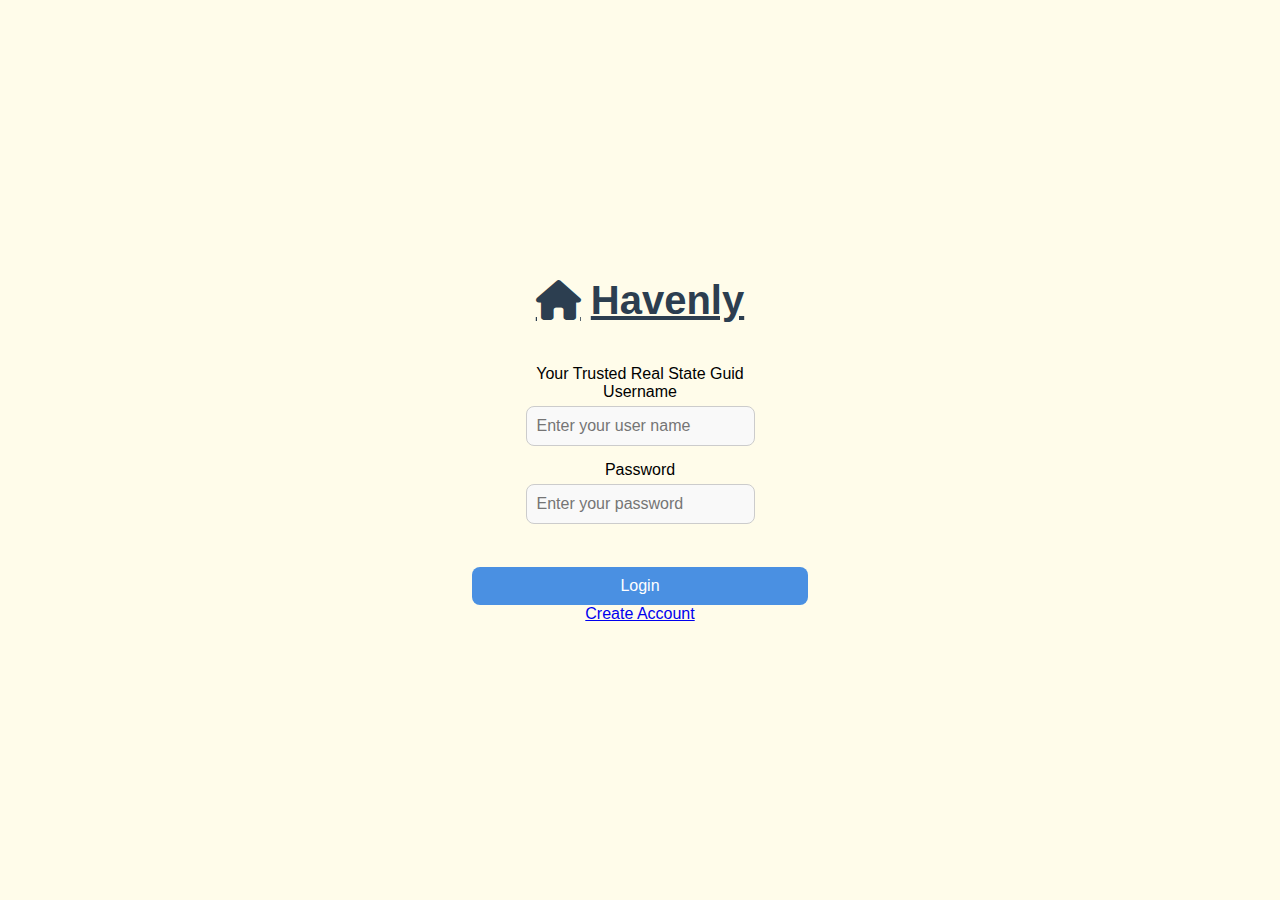
<file: index.html>
<!DOCTYPE html>
<html lang="en">
<head>
  <meta charset="UTF-8" />
  <meta name="viewport" content="width=device-width, initial-scale=1" />
  <title>Renties Login</title>
  
  <!-- Link to your CSS -->
  <link rel="stylesheet" href="style.css" />
  
  <!-- Font Awesome CDN for icons -->
  <link
    rel="stylesheet"
    href="https://cdnjs.cloudflare.com/ajax/libs/font-awesome/6.5.0/css/all.min.css"
  />
</head>

<body>
  <div class="bigBox">
    <p id="heading1">
      <i class="fas fa-home"></i> Havenly
    </p><br>
     <p id="heading">Your Trusted Real State Guid</p>
    

    <p id="heading">Username</p>
    <form class="username">
      <!-- Added id="username" -->
      <input type="text" id="username" placeholder="Enter your user name" />
    </form>

    <p id="heading">Password</p>
    <form class="pass">
      <!-- Added id="password" -->
      <input type="password" id="password" placeholder="Enter your password" />
    </form>

    <br />
    <!-- Added id="loginBtn" to button, removed <a> inside button -->
    <button class="login" id="loginBtn">Login </button>
    <a href="createAccount.html" class="nav-button">Create Account</a>
  </div>

  <script src="login.js"></script>
</body>
</html>
</file>
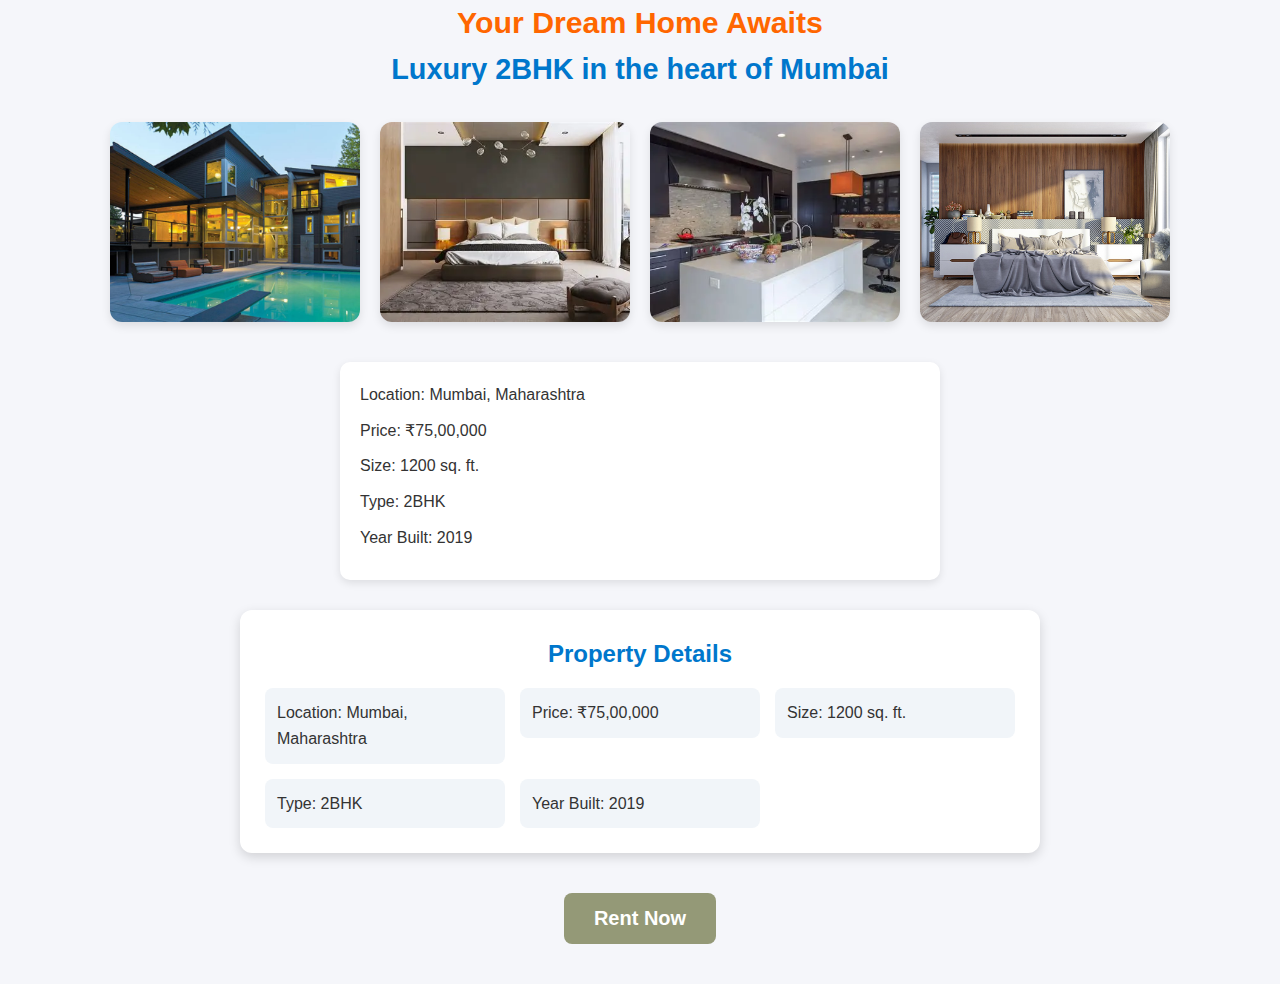
<file: buyPage.html>
<!DOCTYPE html>
<html lang="en">
<head>
    <meta charset="UTF-8">
    <meta name="viewport" content="width=device-width, initial-scale=1.0">
    <title>Document</title>
    <link rel="stylesheet" href="buyPage.css" />
</head>
<body>
    <div class="conatiner">
        <div class="firstbox">
            <p id="heading">Your Dream Home Awaits</p>
            <p id="heading">Luxury 2BHK in the heart of Mumbai</p>

        </div>
        <div class="seconbox">
            <div class="seconboxA"></div>
            <div class="secondboxB"></div>
            <div class="secondboxC"></div>
            <div class="secondboxD"></div>
        </div>
        <div class="thirdbox">
            <div><p>Location: Mumbai, Maharashtra</p></div>
            <div><p>Price: ₹75,00,000</p></div>
            <div><p>Size: 1200 sq. ft.</p></div>
            <div><p>Type: 2BHK</p></div>
            <div><p>Year Built: 2019</p></div>

        </div>
        <div class="forthbox">
  <h2>Property Details</h2>
  <div class="detail-grid">
    <div><p>Location: Mumbai, Maharashtra</p></div>
    <div><p>Price: ₹75,00,000</p></div>
    <div><p>Size: 1200 sq. ft.</p></div>
    <div><p>Type: 2BHK</p></div>
    <div><p>Year Built: 2019</p></div>
  </div>
</div>
<div class="rent-section">
  <button class="rent-btn">Rent Now</button>
</div>




    </div>
     <script src="buyPage.js"></script>
</body>
</html>
</file>
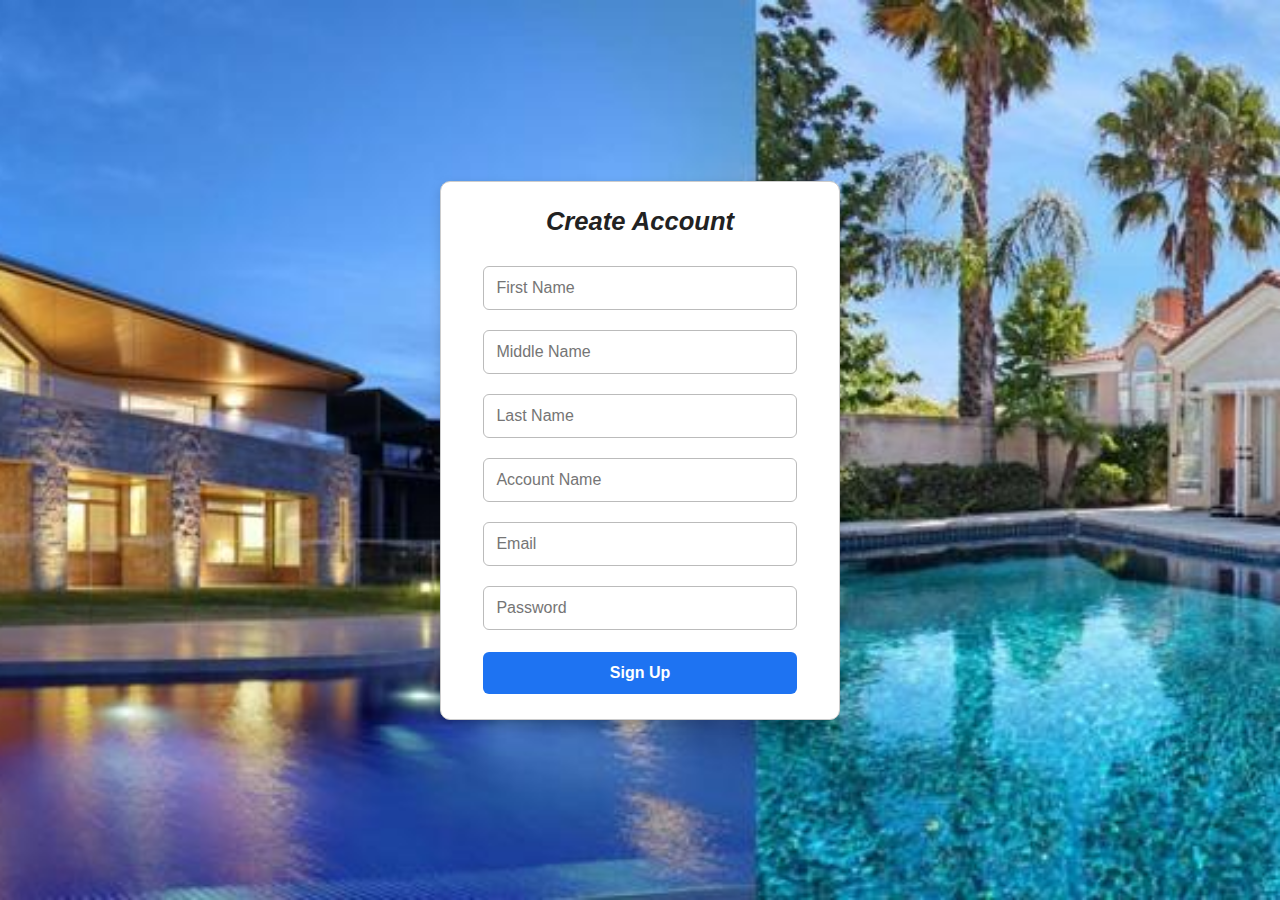
<file: createAccount.html>
<!DOCTYPE html>
<html lang="en">
<head>
  <meta charset="UTF-8">
  <meta name="viewport" content="width=device-width, initial-scale=1.0">
  <title>Create Account</title>
  <link rel="stylesheet" href="createAccount.css">
</head>
<body>
  <div class="container">
    <h1 id="createAccount">Create Account</h1>
    <form>
      <input type="text" placeholder="First Name" required>
      <input type="text" placeholder="Middle Name">
      <input type="text" placeholder="Last Name" required>
      <input type="text" placeholder="Account Name" required>
      <input type="email" placeholder="Email" required>
      <input type="password" placeholder="Password" required>
      <button id="createAccountBtn" type="submit">Sign Up</button>
    </form>
  </div>
  <script src="createAccount.js"></script>
</body>
</html>
</file>
<file: style.css>
* {
    padding: 0;
    margin: 0;
    box-sizing: border-box;
}

body {
  background-color: #FFFCEA;
  width: 100vw;
  height: 100vh;
  display: flex;
  justify-content: center;
  align-items: center;
  font-family: 'Segoe UI', Tahoma, Geneva, Verdana, sans-serif;
}


.bigBox {
    width: 400px;
    height: auto;
    padding: 2rem;
    display: flex;
    flex-direction: column;
    justify-content: center;
    align-items: center;
     width: 400px;
  height: 600px; /* set a fixed height */
  background-image: url('https://png.pngtree.com/background/20210710/original/pngtree-house-rental-rental-poster-picture-image_998642.jpg');
  background-size: cover;
  background-position: center;
  background-repeat: no-repeat;
}

    background-color: #ffffff; /* clean white box */
    border-radius: 2rem;
    border: 1px solid #e0e0e0;
    box-shadow: 0 8px 20px rgba(0, 0, 0, 0.1);
}

/* Heading style */
#heading {
    font-size: 18px;
    font-weight: bold;
    color: #2c3e50;
    margin: 10px 0;
}

/* Input fields */
input[type="text"],
input[type="password"] {
    width: 100%;
    padding: 10px;
    margin: 5px 0 15px;
    border-radius: 8px;
    border: 1px solid #ccc;
    font-size: 16px;
    background-color: #f9f9f9;
}

/* Buttons */
.login {
    width: 100%;
    padding: 10px;
    margin-top: 10px;
    background-color: #4a90e2; /* modern blue */
    border: none;
    color: white;
    font-size: 16px;
    border-radius: 8px;
    cursor: pointer;
    transition: background-color 0.3s ease;
}

.login:hover {
    background-color: #357ab7; /* darker on hover */
}
#heading1 {
  font-size: 40px;
  text-decoration: underline;
 
  font-weight: bold;
  color: #2c3e50;
  margin-bottom: 1.5rem;
  display: flex;
  align-items: center;
  gap: 10px; /* space between icon and text */
}
</file>
<file: buyPage.css>
/* General Reset */
* {
  margin: 0;
  padding: 0;
  box-sizing: border-box;
}

body {
  font-family: Arial, sans-serif;
  background: #f5f6fa;
  background-size: cover;
  background-position: center;
  background-attachment: fixed; /* keeps bg fixed while scrolling */
  color: #333;
  line-height: 1.6;
  position: relative;
}

/* Container */
.container {
  width: 90%;
  margin: auto;
  padding: 20px;
}

/* First Box (Heading) */
.firstbox {
  text-align: center;
  margin-bottom: 30px;
}

#heading {
  font-size: 1.8rem;
  font-weight: bold;
  color: #0077cc;
  transition: color 0.3s ease, transform 0.3s ease;
  cursor: pointer;
}

#heading:hover {
  color: #ff6600;        /* orange highlight */
  transform: scale(1.05);
}

/* Second Box (Image Boxes Row) */
.seconbox {
  display: flex;
  gap: 20px;
  justify-content: center;
  flex-wrap: wrap; /* so it adjusts on small screens */
  margin-bottom: 40px;
}

.seconboxA,
.secondboxB,
.secondboxC,
.secondboxD {
  width: 250px;
  height: 200px;
  border-radius: 12px;
  overflow: hidden;
  box-shadow: 0px 4px 10px rgba(0,0,0,0.1);
  transition: transform 0.3s, box-shadow 0.3s;
  cursor: pointer;
  background-size: cover;
  background-position: center;
}

/* Hover Effect */
.seconboxA:hover,
.secondboxB:hover,
.secondboxC:hover,
.secondboxD:hover {
  transform: scale(1.05);
  box-shadow: 0px 6px 16px rgba(0,0,0,0.2);
}

/* Images inside each box */
.seconboxA {
  background-image: url('1.jpg');
}
.secondboxB {
  background-image: url('bedroom.webp');
}
.secondboxC {
  background-image: url('apppage2.webp');
}
.secondboxD {
  background-image: url('R.jpeg');
}

/* Third Box (Basic Info) */
.thirdbox {
  max-width: 600px;
  margin: 20px auto;
  background: white;
  padding: 20px;
  border-radius: 10px;
  box-shadow: 0px 3px 8px rgba(0,0,0,0.1);
}

.thirdbox div {
  margin-bottom: 10px;
}

/* Fourth Box (Details Grid) */
.forthbox {
  max-width: 800px;
  margin: 30px auto;
  background: white;
  padding: 25px;
  border-radius: 12px;
  box-shadow: 0px 4px 12px rgba(0,0,0,0.15);
}

.forthbox h2 {
  margin-bottom: 15px;
  color: #0077cc;
  text-align: center;
  transition: color 0.3s ease, transform 0.3s ease;
  cursor: pointer;
}

.forthbox h2:hover {
  color: #ff6600;
  transform: scale(1.05);
}

.detail-grid {
  display: grid;
  grid-template-columns: repeat(auto-fit, minmax(180px, 1fr));
  gap: 15px;
}

.detail-grid div p {
  background: #f1f5f9;
  padding: 12px;
  border-radius: 8px;
  transition: color 0.3s ease, transform 0.3s ease;
  cursor: pointer;
}

.detail-grid div p:hover {
  color: #ff6600;
  transform: scale(1.05);
}

/* Rent Button Section */
.rent-section {
  text-align: center;
  margin: 40px 0;
}

.rent-btn {
  background: rgb(148, 153, 119); /* FIXED: you missed a semicolon before */
  color: white;
  font-size: 20px;
  font-weight: bold;
  padding: 14px 30px;
  border: none;
  border-radius: 8px;
  cursor: pointer;
  transition: 0.3s ease;
}

.rent-btn:hover {
  background: lightskyblue;
  transform: scale(1.05);
}

/* ----------- RESPONSIVE ADJUSTMENTS ----------- */
@media (max-width: 992px) {
  #heading {
    font-size: 1.5rem;
  }
  .seconboxA,
  .secondboxB,
  .secondboxC,
  .secondboxD {
    width: 45%;
    height: 180px;
  }
}

@media (max-width: 600px) {
  #heading {
    font-size: 1.2rem;
  }
  .seconboxA,
  .secondboxB,
  .secondboxC,
  .secondboxD {
    width: 100%;
    height: 160px;
  }
  .rent-btn {
    width: 100%;
    font-size: 18px;
  }
}
</file>
<file: createAccount.css>
/* Reset */
* {
  margin: 0;
  padding: 0;
  box-sizing: border-box;
}

body {
  font-family: Arial, sans-serif;
  display: flex;
  justify-content: center;
  align-items: center;
  min-height: 100vh;
  width: 100%;
  background: url('collage.jpg') no-repeat center center/cover;
}

/* Container */
.container {
  width: 100%;
  max-width: 400px;
  padding: 25px;
  background: #fff;
  border: 1px solid #ccc;
  border-radius: 10px;
  box-shadow: 0 4px 12px rgba(0,0,0,0.15);
  text-align: center;
}

/* Heading */
#createAccount {
  margin-bottom: 20px;
  font-style: italic;
  font-weight: 600;   /* fixed invalid "35px" */
  color: #222;
  font-size: 1.6rem;
}

/* Inputs */
input {
  width: 90%;
  padding: 12px;
  margin: 10px 0;
  border: 1px solid #bbb;
  border-radius: 6px;
  font-size: 1rem;
}

input:focus {
  border-color: #1e73f2;
  outline: none;
  box-shadow: 0 0 5px rgba(30,115,242,0.3);
}

/* Button */
button {
  width: 90%;
  padding: 12px;
  background-color: #1e73f2;
  border: none;
  color: #fff;
  font-size: 1rem;
  font-weight: bold;
  border-radius: 6px;
  cursor: pointer;
  margin-top: 12px;
  transition: 0.3s;
}

button:hover {
  background-color: #155ec4;
}

/* Responsive */
@media (max-width: 500px) {
  .container {
    width: 90%;
    padding: 20px;
  }

  #createAccount {
    font-size: 1.3rem;
  }

  input, button {
    font-size: 0.95rem;
  }
}
</file>
